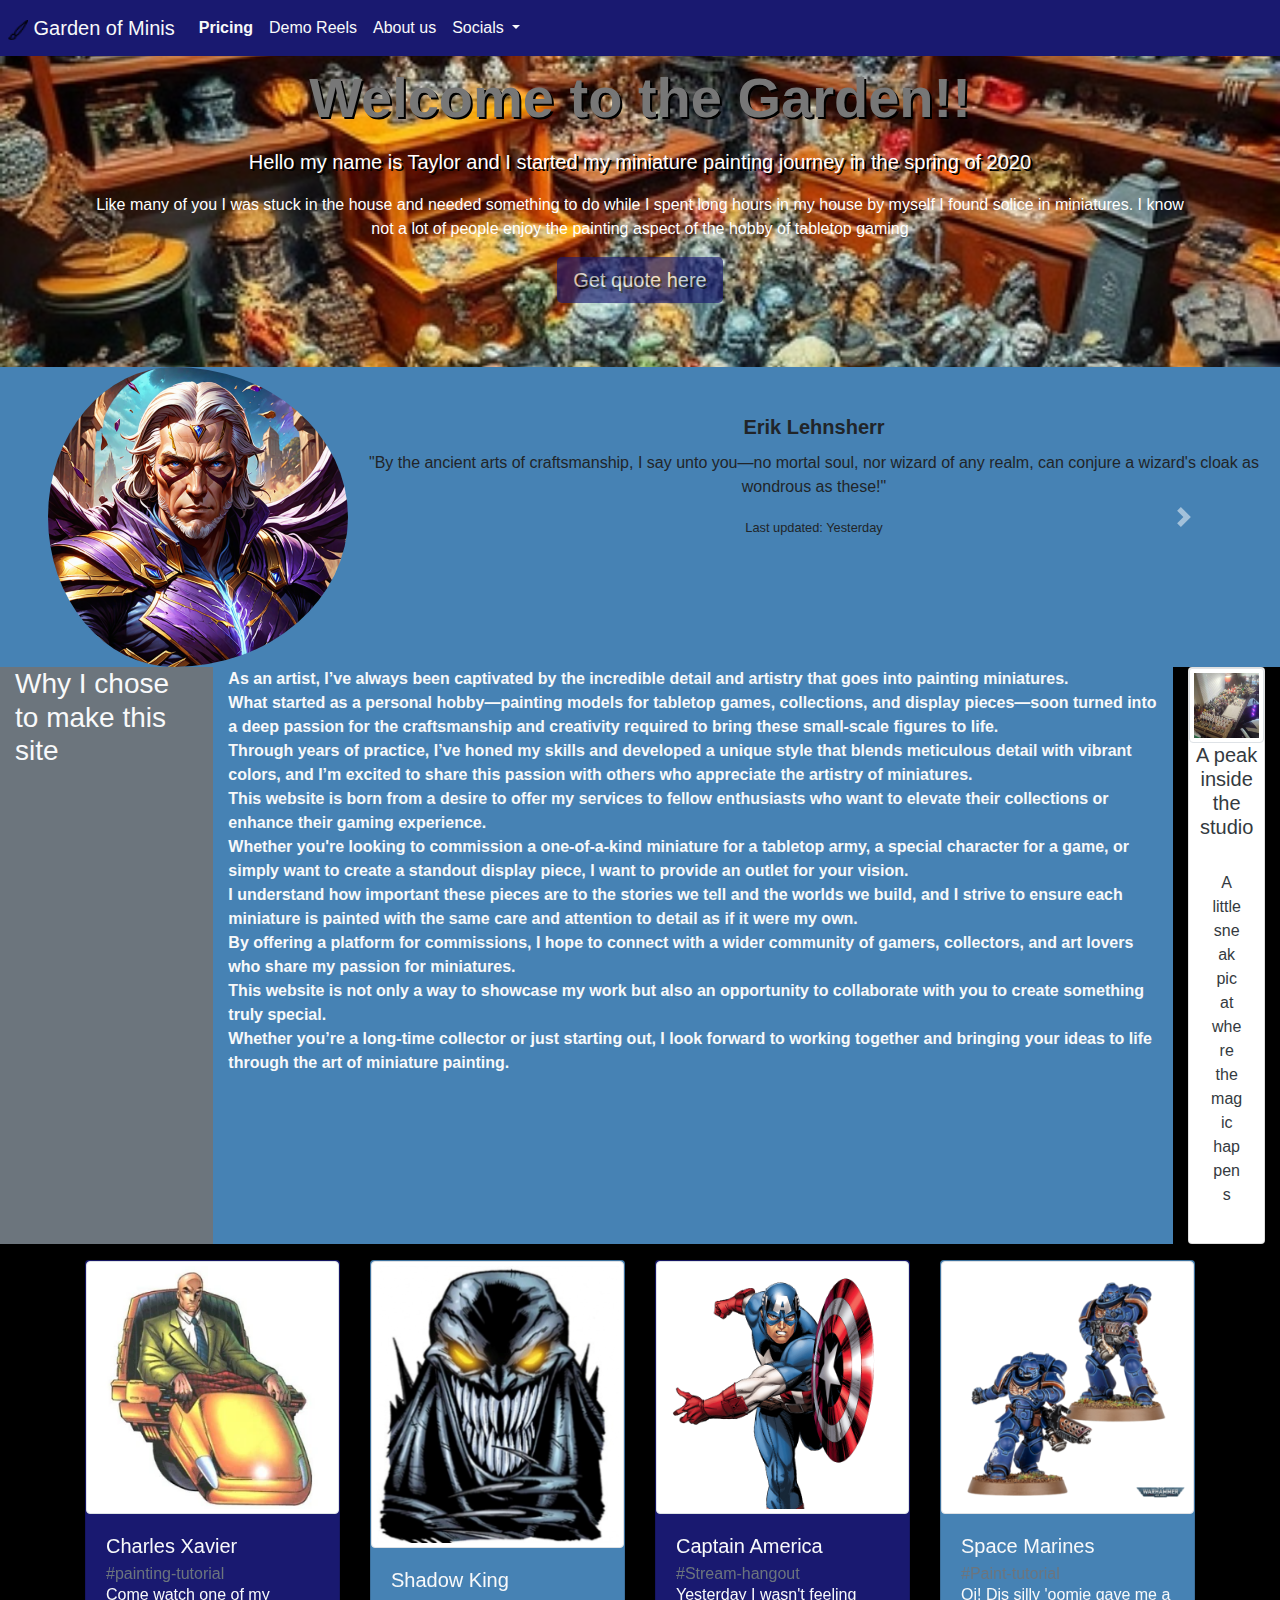
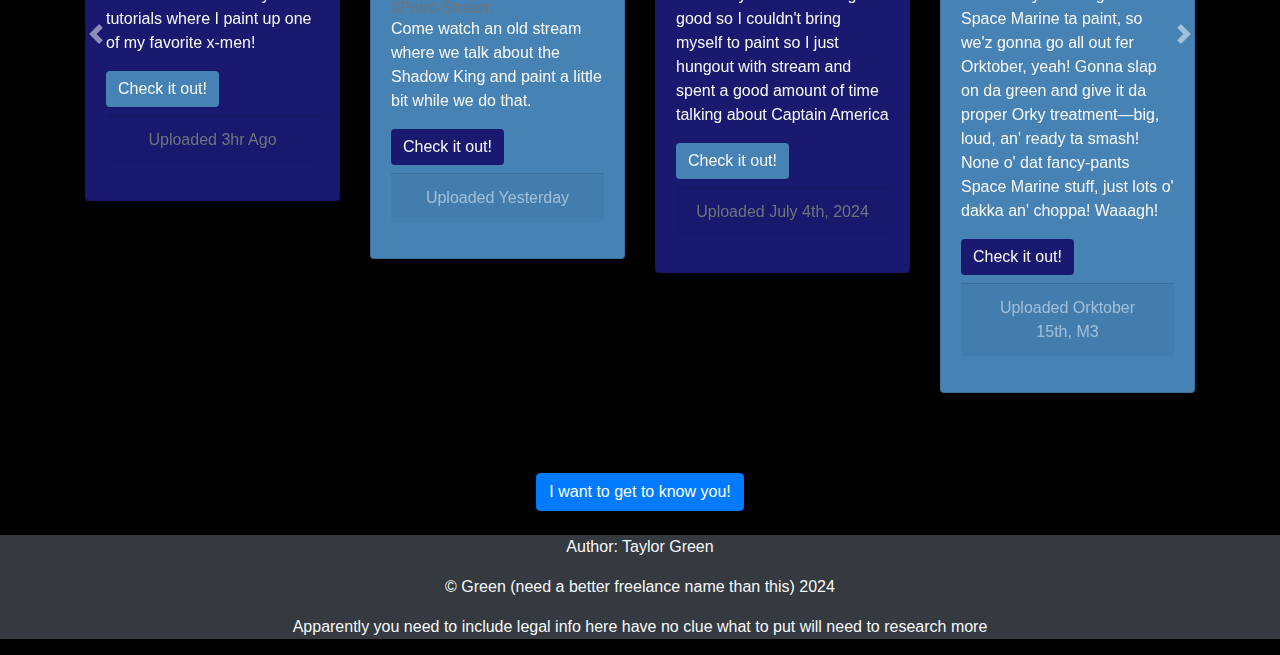
<file: index.html>
<!DOCTYPE html>
<html lang="en" dir="ltr">
    <head>
        <meta charset="UTF-8">
        <meta name="viewport" content="width=device-width, initial-scale=1, viewport-fit=cover">
        <meta name="description" content="Tester site for My commissions">
        <meta name="keywords" content="Bootstrap, Miniatures, Comissions">
        <meta name="author" content="Taylor Green">
        <title>Garden of Minis</title>

        <link href="https://fonts.googleapis.com/css?family=Source+Sans+Pro&display=swap" rel="stylesheet">
        <link href="https://fonts.googleapis.com/css?family=Coiny&display=swap" rel="stylesheet">

        <script src="https://code.jquery.com/jquery-3.4.1.min.js" integrity="sha256-CSXorXvZcTkaix6Yvo6HppcZGetbYMGWSFlBw8HfCJo=" crossorigin="anonymous"></script>
        <script src="https://stackpath.bootstrapcdn.com/bootstrap/4.4.1/js/bootstrap.min.js" integrity="sha384-wfSDF2E50Y2D1uUdj0O3uMBJnjuUD4Ih7YwaYd1iqfktj0Uod8GCExl3Og8ifwB6" crossorigin="anonymous"></script>
        <script src="https://cdnjs.cloudflare.com/ajax/libs/popper.js/1.12.9/umd/popper.min.js" integrity="sha384-ApNbgh9B+Y1QKtv3Rn7W3mgPxhU9K/ScQsAP7hUibX39j7fakFPskvXusvfa0b4Q" crossorigin="anonymous"></script>

        <link rel="stylesheet" href="https://stackpath.bootstrapcdn.com/bootstrap/4.4.1/css/bootstrap.min.css" integrity="sha384-Vkoo8x4CGsO3+Hhxv8T/Q5PaXtkKtu6ug5TOeNV6gBiFeWPGFN9MuhOf23Q9Ifjh" crossorigin="anonymous">
        <link rel="stylesheet" href="styles.css">
    </head>
    <body>
        <header>
            <div class="container-fluid bg-blue">

                <!-- Navbar -->

                <nav class="navbar navbar-expand-lg navbar-light p-2 fixed-top bg-blue" id="navbarNav">
                    <a href="index.html" class="navbar-brand mb-0 h1 text-light">
                        <img src="img/brush.png" alt="Paintbrush" height="20">
                        Garden of Minis
                    </a>
                    <button class="navbar-toggler border-0 bg-light" type="button" data-toggle="collapse" data-target="#navbarNav1" aria-controls="navbarNav" aria-expanded="show" aria-label="Toggle navigation">
                        <span class="navbar-toggler-icon"></span>
                    </button>
                    <div class="collapse navbar-collapse" id="navbarNav1">
                        <ul class="navbar-nav">
                            <li class="nav-item">
                                <a href="pricing.html" class="nav-link active text-light font-weight-bold">
                                    Pricing
                                </a>
                            </li>
                            <li class="nav-item disabled">
                                <a href="#" class="nav-link disabled text-light font-weight-light">
                                    Demo Reels
                                </a>
                            </li>
                            <li class="nav-item">
                                <a href="#" class="nav-link text-light">
                                    About us
                                </a>
                            </li>
                            <li class="nav-item dropdown">
                                <a href="#" class="nav-link dropdown-toggle text-light" id="navbarDropdown" role="button" data-toggle="dropdown" aria-haspopup="true" aria-expanded="false">
                                    Socials
                                </a>
                                <div class="dropdown-menu" aria-labelledby="navbarDropdown">
                                    <a href="#" class="p-2">
                                        <img src="img/instagram.png" alt="instagram">
                                    </a>
                                    <a href="https://discordapp.com/users/108101984430628864/" class="p-2">
                                        <img src="img/discord.png" alt="discord">
                                    </a>
                                    <a href="https://www.twitch.tv/garden_of_minis/" class="p-2">
                                        <img src="img/twitch.png" alt="twitch">
                                    </a>
                                </div>
                            </li>
                        </ul>
                    </div>
                </nav>
            </div>
        </header>

        <!-- Banner Section (Free section) -->

        <main>
            <div class="jumbotron jumbotron-fluid mb-0">
                <div class="container text-center">
                    <h1 class="display-4 text-grey text-center font-weight-bold a1">Welcome to the Garden!!</h1>
                    <p class="lead a1 text-white m-3">
                        Hello my name is Taylor and I started my miniature painting journey in the spring of 2020
                    </p>
                    <p class="text-white m-2">
                        Like many of you I was stuck in the house and needed something to do while I spent long hours in my house by myself I found solice in miniatures. I know not a lot of people enjoy the painting aspect of the hobby of tabletop gaming
                    </p>
                    <button type="button" class=" btn disabled bg-blue border-0 btn-lg a1 mt-2">
                        <a href="#" class="text-light disabled">Get quote here</a>
                    </button>
                </div>
            </div>

            <!-- Single Item Carousel -->
            <div id="carouselSlide" class="carousel slide" data-ride="carousel">
                <div class="carousel-inner">
                    <div class="carousel-item active text-center bg-reaver d-flex justify-content-center">
                        <div calss="card">
                            <div class="row no-gutters">
                                <div class="col-lg-auto">
                                    <img src="img/portrait-3b.png" class="card-img img-fluid rounded-circle pl-5" alt="portrait">
                                </div>
                                <div class="col-lg">
                                    <div class="card-body mb-0 pt-5">
                                        <h5 class="card-title font-weight-bold">Erik Lehnsherr</h5>
                                        <p class="card-text">"By the ancient arts of craftsmanship, I say unto you—no mortal soul, nor wizard of any realm, can conjure a wizard's cloak as wondrous as these!"</p>
                                        <p class="card-text"><small>Last updated: Yesterday</small></p>
                                    </div>
                                </div>
                            </div>
                        </div>
                    </div>
                    <div class="carousel-item text-center">
                        <div class="card bg-reaver d-flex justify-content-center align-items-center">
                            <div class="row no-gutters">
                                <div class="col-lg-auto">
                                    <img src="img/portrait-1b.png" class="card-img img-fluid rounded-circle pl-5" alt="portrait">
                                </div>
                                <div class="col-lg">
                                    <div class="card-body mb-0 pt-5">
                                        <h5 class="card-title font-weight-bold">Mogadak</h5>
                                        <p class="card-text">"I’ve worn armor forged in the hottest forges and painted by the finest craftsmen... but none compare to these leathers.<br> 
                                            These designs? They’re not just paint—they’re a mark of power.<br>
                                            No one’s ever dared to put this kind of art on a warrior’s skin before. It feels like the battle itself is coursing through me."</p>
                                        <p class="card-text"><small>Last updated: Yesterday</small></p>
                                    </div>
                                </div>
                            </div>
                        </div>
                    </div>
                    <div class="carousel-item text-center">
                        <div class="card bg-reaver d-flex justify-content-center align-items-center">
                            <div class="row no-gutters">
                                <div class="col-lg-auto">
                                    <img src="img/portrait-4b.png" class="card-img img-fluid rounded-circle pl-5" alt="portrait">
                                </div>
                                <div class="col-lg">
                                    <div class="card-body mb-0 pt-5">
                                        <h5 class="card-title font-weight-bold">Paqen duskhold</h5>
                                        <p class="card-text">"In all my years of studying the arcane and collecting tomes of ancient lore, I have never encountered such artistry.<br>
                                            These books you’ve painted are not mere objects; they are treasures, imbued with magic in every stroke.<br>
                                            The designs resonate with an elegance that transcends time itself—truly worthy of the most sacred of libraries.<br>
                                            You’ve captured not just the essence of magic, but its very soul."</p>
                                        <p class="card-text"><small>Last updated: Sept. 27th 2022</small></p>
                                    </div>
                                </div>
                            </div>
                        </div>
                    </div>
                    <div class="carousel-item text-center">
                        <div class="card bg-reaver d-flex justify-content-center align-items-center">
                            <div class="row no-gutters">
                                <div class="col-lg-auto">
                                    <img src="img/portrait-5b.png" class="card-img img-fluid rounded-circle pl-5" alt="portrait">
                                </div>
                                <div class="col-lg">
                                    <div class="card-body mb-0 pt-5">
                                        <h5 class="card-title font-weight-bold">Rowarin</h5>
                                        <p class="card-text">"Oh, how the wind dances differently now!<br>
                                            These wings you’ve painted aren’t just beautiful—they sing with the magic of the forest. Every flutter feels like a soft breeze through moonlit trees.<br>
                                            You’ve captured the very essence of flight, of freedom. I feel lighter, brighter, as if the stars themselves are in my wings.<br>
                                            Truly, no artist has ever understood a fairy's heart as you do!"</p>
                                        <p class="card-text"><small>Last updated: Yesterday</small></p>
                                    </div>
                                </div>
                            </div>
                        </div>
                    </div>
                </div>
                <a class="carousel-control-prev" href="#carouselSlide" role="button" data-slide="prev">
                    <span class="carousel-control-prev-icon" aria-hidden="true"></span>
                    <span class="sr-only">Previous</span>
                </a>
                <a href="#carouselSlide" class="carousel-control-next" role="button" data-slide="next">
                    <span class="carousel-control-next-icon" aria-hidden="true"></span>
                    <span class="sr-only">Next</span>
                </a>
            </div>

            <!-- Article with Aside-->
            <div class="container-fluid">
                <div class="row" id="personalBio">
                    <article class="col-lg-2 bg-secondary">
                        <h3 class="text-light">Why I chose to make this site</h3>
                    </article>
                    <section class="col-lg bg-reaver">
                        <p class="text-light font-weight-bold">As an artist, I’ve always been captivated by the incredible detail and artistry that goes into painting miniatures.<br>
                            What started as a personal hobby—painting models for tabletop games, collections, and display pieces—soon turned into a deep passion for the craftsmanship and creativity required to bring these small-scale figures to life.<br>
                            Through years of practice, I’ve honed my skills and developed a unique style that blends meticulous detail with vibrant colors, and I’m excited to share this passion with others who appreciate the artistry of miniatures.<br>
                            This website is born from a desire to offer my services to fellow enthusiasts who want to elevate their collections or enhance their gaming experience.<br>
                            Whether you're looking to commission a one-of-a-kind miniature for a tabletop army, a special character for a game, or simply want to create a standout display piece, I want to provide an outlet for your vision.<br>
                            I understand how important these pieces are to the stories we tell and the worlds we build, and I strive to ensure each miniature is painted with the same care and attention to detail as if it were my own.<br>
                            By offering a platform for commissions, I hope to connect with a wider community of gamers, collectors, and art lovers who share my passion for miniatures.<br>
                            This website is not only a way to showcase my work but also an opportunity to collaborate with you to create something truly special.<br>
                            Whether you’re a long-time collector or just starting out, I look forward to working together and bringing your ideas to life through the art of miniature painting.
                            </p>
                    </section>
                    <aside class="text-dark col-lg-1 m-auto order-lg-last order-md-first">
                        <div class="card text-center">
                            <img src="img/My-desk.jpg" class="card-img-top img-fluid img-thumbnail" alt="Picture of My desk">
                            <h5 class="text-dark card-title text-wrap">A peak inside the studio</h5>
                            <p class="card-body">A little sneak pic at where the magic happens</p>
                        </div>
                    </aside>
                </div>
            </div>

            <!-- Multiple Item Carousel -->
            <div class="carousel slide mb-5 pb-3" id="carouselSlide2" data-ride="carousel">
                <div class="carousel-inner">
                    <!-- Carousel item 1 -->
                    <div class="carousel-item active">
                        <div class="container mt-3">
                            <div class="row">
                                <!-- Card 1 -->
                                <div class="col-lg-3 col-md-6 col-sm-12 mb-3">
                                    <div class="card bg-blue">
                                        <img src="img/Charles-X.png" class="img-fluid img-thumbnail" alt="Charles Xavier">
                                        <div class="card-body text-light">
                                            <h5 class="card-title">Charles Xavier</h5>
                                            <h6 class="card-subtitle text-muted">#painting-tutorial</h6>
                                            <p class="card-text">Come watch one of my tutorials where I paint up one of my favorite x-men!</p>
                                            <a class="btn border-0 bg-reaver text-light mb-2">Check it out!</a>
                                            <p class="card-footer text-muted text-center">Uploaded 3hr Ago</p>
                                        </div>
                                    </div>
                                </div>
                                <!-- Card 2 -->
                                <div class="col-lg-3 col-md-6 col-sm-12 mb-3">
                                    <div class="card bg-reaver">
                                        <img src="img/shadow-king.png" class="img-fluid img-thumbnail" alt="Shadow King">
                                        <div class="card-body text-light">
                                            <h5 class="card-title">Shadow King</h5>
                                            <h6 class="card-subtitle text-muted">#Paint-Stream</h6>
                                            <p class="card-text">Come watch an old stream where we talk about the Shadow King and paint a little bit while we do that.</p>
                                            <a class="btn border-0 bg-blue text-light mb-2">Check it out!</a>
                                            <p class="card-footer text-white-50 text-center">Uploaded Yesterday</p>
                                        </div>
                                    </div>
                                </div>
                                <!-- Card 3 -->
                                <div class="col-lg-3 col-md-6 col-sm-12 mb-3">
                                    <div class="card bg-blue">
                                        <img src="img/Capt.png" alt="" class="img-fluid img-thumbnail">
                                        <div class="card-body text-light">
                                            <h5 class="card-title">Captain America</h5>
                                            <h6 class="card-subtitle text-muted">#Stream-hangout</h6>
                                            <p class="card-text">Yesterday I wasn't feeling good so I couldn't bring myself to paint so I just hungout with stream and spent a good amount of time talking about Captain America</p>
                                            <a class="btn border-0 bg-reaver text-light mb-2">Check it out!</a>
                                            <p class="card-footer text-muted text-center">Uploaded July 4th, 2024</p>
                                        </div>
                                    </div>
                                </div>
                                <!-- Card 4 -->
                                <div class="col-lg-3 col-md-6 col-sm-12 mb-3">
                                    <div class="card bg-reaver">
                                        <img src="img/Squad_1.png" alt="Squad" class="img-fluid img-thumbnail">
                                        <div class="card-body text-light">
                                            <h5 class="card-title">Space Marines</h5>
                                            <h6 class="card-subtitle text-muted">#Paint-tutorial</h6>
                                            <p class="card-text">Oi! Dis silly 'oomie gave me a Space Marine ta paint, so we'z gonna go all out fer Orktober, yeah! Gonna slap on da green and give it da proper Orky treatment—big, loud, an' ready ta smash! None o' dat fancy-pants Space Marine stuff, just lots o' dakka an' choppa! Waaagh!</p>
                                            <a class="btn border-0 bg-blue text-light mb-2">Check it out!</a>
                                            <p class="card-footer text-white-50 text-center">Uploaded Orktober 15th, M3</p>
                                        </div>
                                    </div>
                                </div>
                            </div>
                        </div>
                    </div>

                    <!-- Carousel item 2 -->
                    <div class="carousel-item">
                        <div class="container mt-3">
                            <div class="row">
                                <!-- Card 1 -->
                                <div class="col-lg-3 col-md-6 col-sm-12 mb-3">
                                    <div class="card bg-blue">
                                        <img src="img/Charles-X.png" class="img-fluid img-thumbnail" alt="Charles Xavier">
                                        <div class="card-body text-light">
                                            <h5 class="card-title">Charles Xavier</h5>
                                            <h6 class="card-subtitle text-muted">#painting-tutorial</h6>
                                            <p class="card-text">Come watch one of my tutorials where I paint up one of my favorite x-men!</p>
                                            <a class="btn border-0 bg-reaver text-light mb-2">Check it out!</a>
                                            <p class="card-footer text-muted text-center">Uploaded 3hr Ago</p>
                                        </div>
                                    </div>
                                </div>
                                <!-- Card 2 -->
                                <div class="col-lg-3 col-md-6 col-sm-12 mb-3">
                                    <div class="card bg-reaver">
                                        <img src="img/shadow-king.png" class="img-fluid img-thumbnail" alt="Shadow King">
                                        <div class="card-body text-light">
                                            <h5 class="card-title">Shadow King</h5>
                                            <h6 class="card-subtitle text-muted">#Paint-Stream</h6>
                                            <p class="card-text">Come watch an old stream where we talk about the Shadow King and paint a little bit while we do that.</p>
                                            <a class="btn border-0 bg-blue text-light mb-2">Check it out!</a>
                                            <p class="card-footer text-white-50 text-center">Uploaded Yesterday</p>
                                        </div>
                                    </div>
                                </div>
                                <!-- Card 3 -->
                                <div class="col-lg-3 col-md-6 col-sm-12 mb-3">
                                    <div class="card bg-blue">
                                        <img src="img/Capt.png" alt="" class="img-fluid img-thumbnail">
                                        <div class="card-body text-light">
                                            <h5 class="card-title">Captain America</h5>
                                            <h6 class="card-subtitle text-muted">#Stream-hangout</h6>
                                            <p class="card-text">Yesterday I wasn't feeling good so I couldn't bring myself to paint so I just hungout with stream and spent a good amount of time talking about Captain America</p>
                                            <a class="btn border-0 bg-reaver text-light mb-2">Check it out!</a>
                                            <p class="card-footer text-muted text-center">Uploaded July 4th, 2024</p>
                                        </div>
                                    </div>
                                </div>
                                <!-- Card 4 -->
                                <div class="col-lg-3 col-md-4 col-sm-12 mb-3">
                                    <div class="card bg-reaver">
                                        <img src="img/Squad_1.png" alt="Squad" class="img-fluid img-thumbnail">
                                        <div class="card-body text-light">
                                            <h5 class="card-title">Space Marines</h5>
                                            <h6 class="card-subtitle text-muted">#Paint-tutorial</h6>
                                            <p class="card-text">Oi! Dis silly 'oomie gave me a Space Marine ta paint, so we'z gonna go all out fer Orktober, yeah! Gonna slap on da green and give it da proper Orky treatment—big, loud, an' ready ta smash! None o' dat fancy-pants Space Marine stuff, just lots o' dakka an' choppa! Waaagh!</p>
                                            <a class="btn border-0 bg-blue text-light mb-2">Check it out!</a>
                                            <p class="card-footer text-white-50 text-center">Uploaded Orktober 15th, M3</p>
                                        </div>
                                    </div>
                                </div>
                            </div>
                        </div>
                    </div>

                    <!-- Carousel item 3 -->
                    <div class="carousel-item">
                        <div class="container mt-3">
                            <div class="row">
                                <!-- Card 1 -->
                                <div class="col-lg-3 col-md-6 col-sm-12 mb-3">
                                    <div class="card bg-blue">
                                        <img src="img/Charles-X.png" class="img-fluid img-thumbnail" alt="Charles Xavier">
                                        <div class="card-body text-light">
                                            <h5 class="card-title">Charles Xavier</h5>
                                            <h6 class="card-subtitle text-muted">#painting-tutorial</h6>
                                            <p class="card-text">Come watch one of my tutorials where I paint up one of my favorite x-men!</p>
                                            <a class="btn border-0 bg-reaver text-light mb-2">Check it out!</a>
                                            <p class="card-footer text-muted text-center">Uploaded 3hr Ago</p>
                                        </div>
                                    </div>
                                </div>
                                <!-- Card 2 -->
                                <div class="col-lg-3 col-md-6 col-sm-12 mb-3">
                                    <div class="card bg-reaver">
                                        <img src="img/shadow-king.png" class="img-fluid img-thumbnail" alt="Shadow King">
                                        <div class="card-body text-light">
                                            <h5 class="card-title">Shadow King</h5>
                                            <h6 class="card-subtitle text-muted">#Paint-Stream</h6>
                                            <p class="card-text">Come watch an old stream where we talk about the Shadow King and paint a little bit while we do that.</p>
                                            <a class="btn border-0 bg-blue text-light mb-2">Check it out!</a>
                                            <p class="card-footer text-white-50 text-center">Uploaded Yesterday</p>
                                        </div>
                                    </div>
                                </div>
                                <!-- Card 3 -->
                                <div class="col-lg-3 col-md-6 col-sm-12 mb-3">
                                    <div class="card bg-blue">
                                        <img src="img/Capt.png" alt="" class="img-fluid img-thumbnail">
                                        <div class="card-body text-light">
                                            <h5 class="card-title">Captain America</h5>
                                            <h6 class="card-subtitle text-muted">#Stream-hangout</h6>
                                            <p class="card-text">Yesterday I wasn't feeling good so I couldn't bring myself to paint so I just hungout with stream and spent a good amount of time talking about Captain America</p>
                                            <a class="btn border-0 bg-reaver text-light mb-2">Check it out!</a>
                                            <p class="card-footer text-muted text-center">Uploaded July 4th, 2024</p>
                                        </div>
                                    </div>
                                </div>
                                <!-- Card 4 -->
                                <div class="col-lg-3 col-md-4 col-sm-12 mb-3">
                                    <div class="card bg-reaver">
                                        <img src="img/Squad_1.png" alt="Squad" class="img-fluid img-thumbnail">
                                        <div class="card-body text-light">
                                            <h5 class="card-title">Space Marines</h5>
                                            <h6 class="card-subtitle text-muted">#Paint-tutorial</h6>
                                            <p class="card-text">Oi! Dis silly 'oomie gave me a Space Marine ta paint, so we'z gonna go all out fer Orktober, yeah! Gonna slap on da green and give it da proper Orky treatment—big, loud, an' ready ta smash! None o' dat fancy-pants Space Marine stuff, just lots o' dakka an' choppa! Waaagh!</p>
                                            <a class="btn border-0 bg-blue text-light mb-2">Check it out!</a>
                                            <p class="card-footer text-white-50 text-center">Uploaded Orktober 15th, M3</p>
                                        </div>
                                    </div>
                                </div>
                            </div>
                        </div>
                    </div>
                </div>
                <a href="#carouselSlide2" class="carousel-control-prev" role="button" data-slide="prev">
                    <span class="carousel-control-prev-icon" aria-hidden="true"></span>
                    <span class="sr-only">Previous</span>
                </a>
                <a href="#carouselSlide2" class="carousel-control-next" role="button" data-slide="next">
                    <span class="carousel-control-next-icon" aria-hidden="true"></span>
                    <span class="sr-only">Next</span>
                </a>
            </div>
            <!-- Free Section making a Modal-->
            <div class="container-fluid my-4 d-flex justify-content-center">
                <button class="btn btn-primary" type="button" data-toggle="modal" data-target="#contactForm">I want to get to know you!</button>
            </div>

            <div id="contactForm" class="modal fade text-center" tabindex="-1" role="dialog" aria-hidden="true">
                <div class="modal-dialog modal-lg" role="document">
                    <div class="modal-content p-2">
                        <div class="modal-header">
                            <h5 class="modal-title" id="formModal">I want to get to know you!</h5>
                            <button type="button" class="close" data-dismiss="modal" aria-label="Close">
                                <span aria-hidden="true">&times;</span>
                            </button>
                        </div>
                        <div class="modal-body">
                            <form class="pt-3">
                                <div class="input-group container-fluid row">
                                    <label for="email" class="form-label">Email Address</label>
                                    <div class="col-10 pb-4">
                                        <input type="email" id="contactEmail" class="form-control border">
                                    </div>
                                </div>
                                <div class="form-group container-fluid row">
                                    <label for="contactMessage">Tell me whatever you want to tell me</label>
                                    <div class="col-12 pb-2 pt-2">
                                        <textarea class="form-control" id="contactMessage" rows="3"></textarea>
                                    </div>
                                </div>
                                <button type="submit" class="btn btn-primary">Submit</button>
                            </form>
                        </div>
                    </div>
                </div>
            </div>
        </main>
        <footer>
            <div class="bg-dark container-fluid text-center text-light">
                <p>Author: Taylor Green</p>
                <p>&copy; Green (need a better freelance name than this) 2024</p>
                <p>Apparently you need to include legal info here have no clue what to put will need to research more</p>
            </div>
        </footer>
    </body>
</html>
</file>
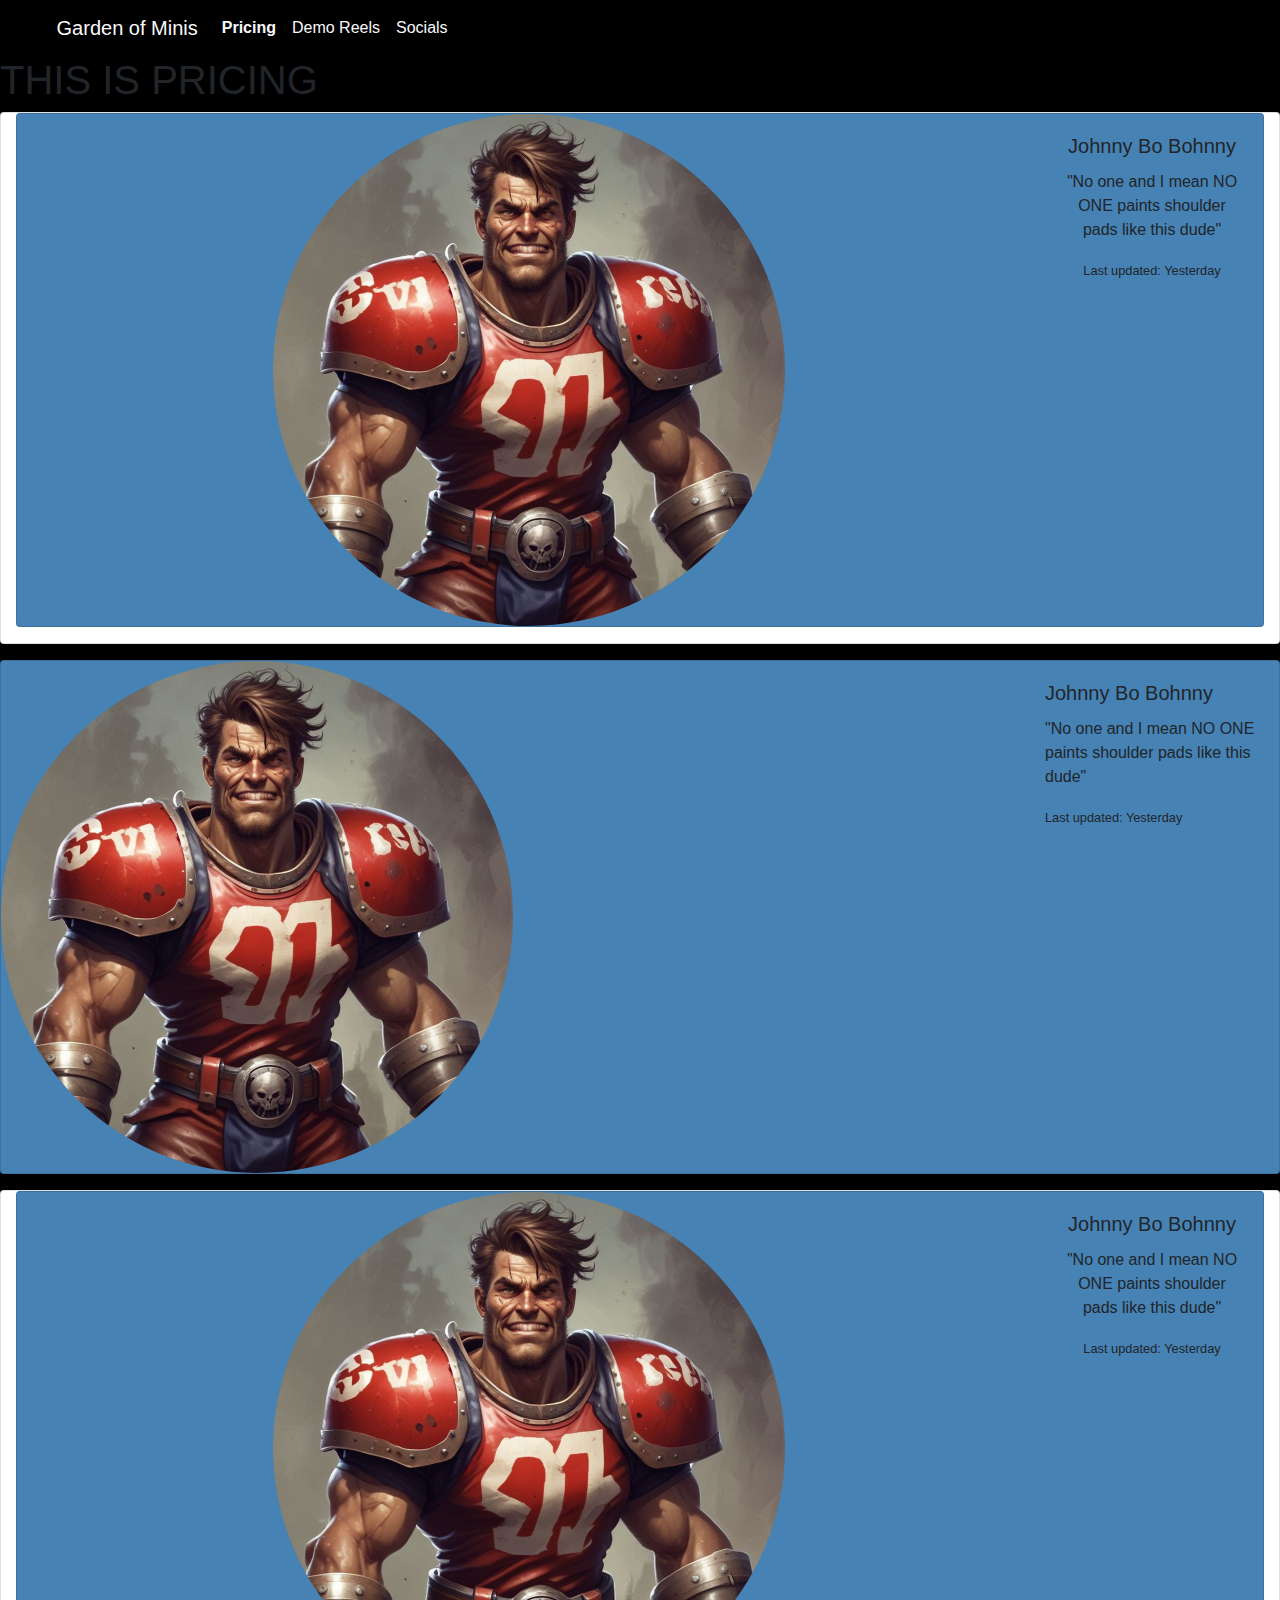
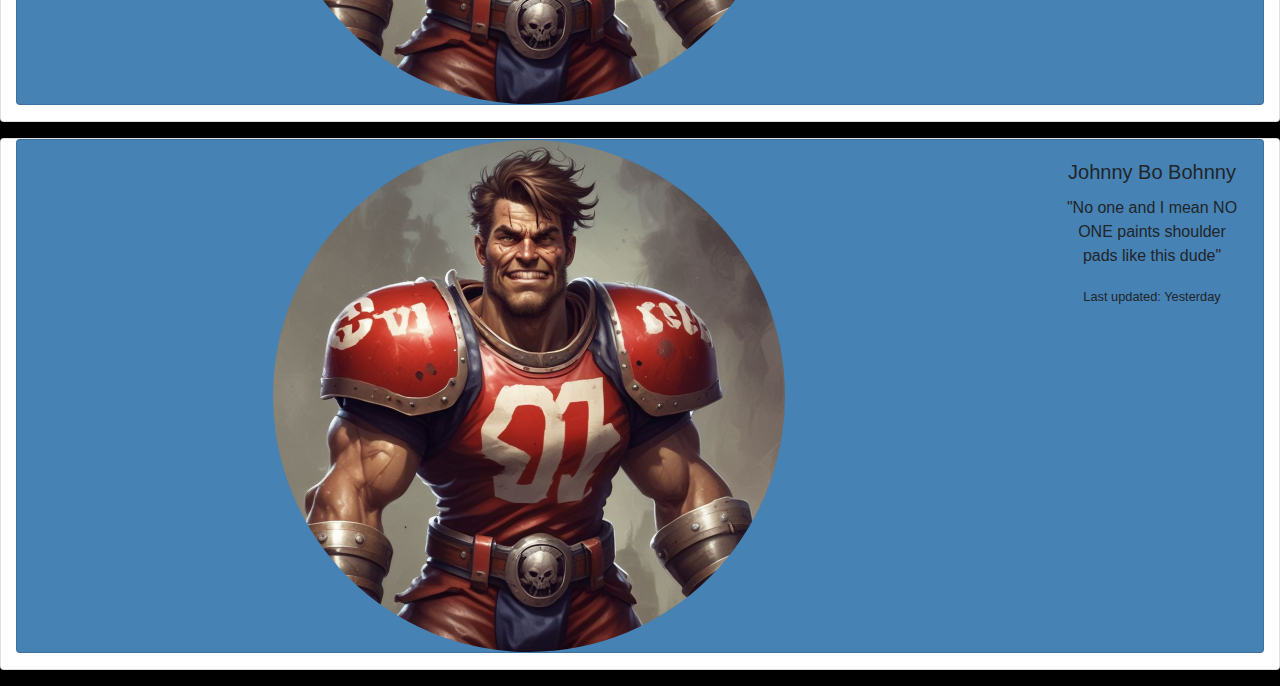
<file: pricing.html>
<!DOCTYPE html>
<html lang="en" dir="ltr">
    <head>
        <meta charset="UTF-8">
        <meta name="viewport" content="width=device-width, initial-scale=1, viewport-fit=cover">
        <meta name="description" content="Tester site for My commissions">
        <meta name="keywords" content="Bootstrap, Miniatures, Comissions">
        <meta name="author" content="Taylor Green">
        <title>Garden of Minis</title>

        <link href="https://fonts.googleapis.com/css?family=Source+Sans+Pro&display=swap" rel="stylesheet">
        <link href="https://fonts.googleapis.com/css?family=Coiny&display=swap" rel="stylesheet">

        <script src="https://code.jquery.com/jquery-3.4.1.min.js" integrity="sha256-CSXorXvZcTkaix6Yvo6HppcZGetbYMGWSFlBw8HfCJo=" crossorigin="anonymous"></script>
        <script src="https://stackpath.bootstrapcdn.com/bootstrap/4.4.1/js/bootstrap.min.js" integrity="sha384-wfSDF2E50Y2D1uUdj0O3uMBJnjuUD4Ih7YwaYd1iqfktj0Uod8GCExl3Og8ifwB6" crossorigin="anonymous"></script>
        <script src="https://cdnjs.cloudflare.com/ajax/libs/popper.js/1.12.9/umd/popper.min.js" integrity="sha384-ApNbgh9B+Y1QKtv3Rn7W3mgPxhU9K/ScQsAP7hUibX39j7fakFPskvXusvfa0b4Q" crossorigin="anonymous"></script>

        <link rel="stylesheet" href="https://stackpath.bootstrapcdn.com/bootstrap/4.4.1/css/bootstrap.min.css" integrity="sha384-Vkoo8x4CGsO3+Hhxv8T/Q5PaXtkKtu6ug5TOeNV6gBiFeWPGFN9MuhOf23Q9Ifjh" crossorigin="anonymous">
        <link rel="stylesheet" href="styles.css">
    </head>

    <body>
        <header class="">
            <div class="container-fluid">
                <nav class="navbar navbar-expand-lg navbar-light" id="navbarNav">
                    <a href="index.html" class="navbar-brand mb-0 h1 text-light">
                        <img src="img/brush.png" alt="Paintbrush" height="20">
                        Garden of Minis
                    </a>
                    <button class="navbar-toggler border-0 " type="button" data-toggle="collapse" data-target="#navbarNav1" aria-controls="navbarNav" aria-expanded="show" aria-label="Toggle navigation">
                        <span class="navbar-toggler-icon"></span>
                    </button>
                    <div class="collapse navbar-collapse" id="navbarNav1">
                        <ul class="navbar-nav">
                            <li class="nav-item">
                                <a href="pricing.html" class="nav-link active text-light font-weight-bold">
                                    Pricing
                                </a>
                            </li>
                            <li class="nav-item disabled">
                                <a href="#" class="nav-link disabled text-light font-weight-light">
                                    Demo Reels
                                </a>
                            </li>
                            <li class="nav-item">
                                <a href="#" class="nav-link text-light">
                                    Socials
                                </a>
                            </li>
                        </ul>
                    </div>
                </nav>
            </div>
        </header>
        <main>
            <h1>THIS IS PRICING</h1>
        </main>
        <footer>           
            <div class="card mb-3 text-center container-fluid">
                <div class="card mb-3 bg-reaver">
                    <div class="row no-gutters">
                        <div class="col-lg-auto">
                            <img src="img/portrait-2.jpg" class="card-img img-fluid rounded-circle w-50" alt="portrait">
                        </div>
                        <div class="col-lg">
                            <div class="card-body">
                                <h5 class="card-title">Johnny Bo Bohnny</h5>
                                <p class="card-text">"No one and I mean NO ONE paints shoulder pads like this dude"</p>
                                <p class="card-text"><small>Last updated: Yesterday</small></p>
                            </div>
                        </div>
                    </div>
                </div>
            </div>
            <div class="card mb-3 bg-reaver">
                <div class="row no-gutters">
                    <div class="col-lg-auto">
                        <img src="img/portrait-2.jpg" class="card-img img-fluid rounded-circle w-50" alt="portrait">
                    </div>
                    <div class="col-lg">
                        <div class="card-body">
                            <h5 class="card-title">Johnny Bo Bohnny</h5>
                            <p class="card-text">"No one and I mean NO ONE paints shoulder pads like this dude"</p>
                            <p class="card-text"><small>Last updated: Yesterday</small></p>
                        </div>
                    </div>
                </div>
            </div>
        </div>            
        <div class="card mb-3 text-center container-fluid">
            <div class="card mb-3 bg-reaver">
                <div class="row no-gutters">
                    <div class="col-lg-auto">
                        <img src="img/portrait-2.jpg" class="card-img img-fluid rounded-circle w-50" alt="portrait">
                    </div>
                    <div class="col-lg">
                        <div class="card-body">
                            <h5 class="card-title">Johnny Bo Bohnny</h5>
                            <p class="card-text">"No one and I mean NO ONE paints shoulder pads like this dude"</p>
                            <p class="card-text"><small>Last updated: Yesterday</small></p>
                        </div>
                    </div>
                </div>
            </div>
        </div>            
        <div class="card mb-3 text-center container-fluid">
            <div class="card mb-3 bg-reaver">
                <div class="row no-gutters">
                    <div class="col-lg-auto">
                        <img src="img/portrait-2.jpg" class="card-img img-fluid rounded-circle w-50" alt="portrait">
                    </div>
                    <div class="col-lg">
                        <div class="card-body">
                            <h5 class="card-title">Johnny Bo Bohnny</h5>
                            <p class="card-text">"No one and I mean NO ONE paints shoulder pads like this dude"</p>
                            <p class="card-text"><small>Last updated: Yesterday</small></p>
                        </div>
                    </div>
                </div>
            </div>
        </div></footer>
    </body>
</html>
</file>
<file: styles.css>
.bg-blue {
    background-color: #191970 !important;
}

.jumbotron {
    /* Backgorund image was ai generated as are most pictures in this project */
    background-image: url(img/background.jpg);
    background-repeat: no-repeat;
    background-position: center;
    background-size: cover;
}

.text-grey {
    color: #777777;
}

.a1 {
    color: #777777;
    text-shadow: 2px 2px #000000;
}

.bg-reaver {
    background-color: #4682b4;
}

body {
    background-color: #000000;
}

.container1 {
    border: .1rem #4682b4 solid;
}
</file>
